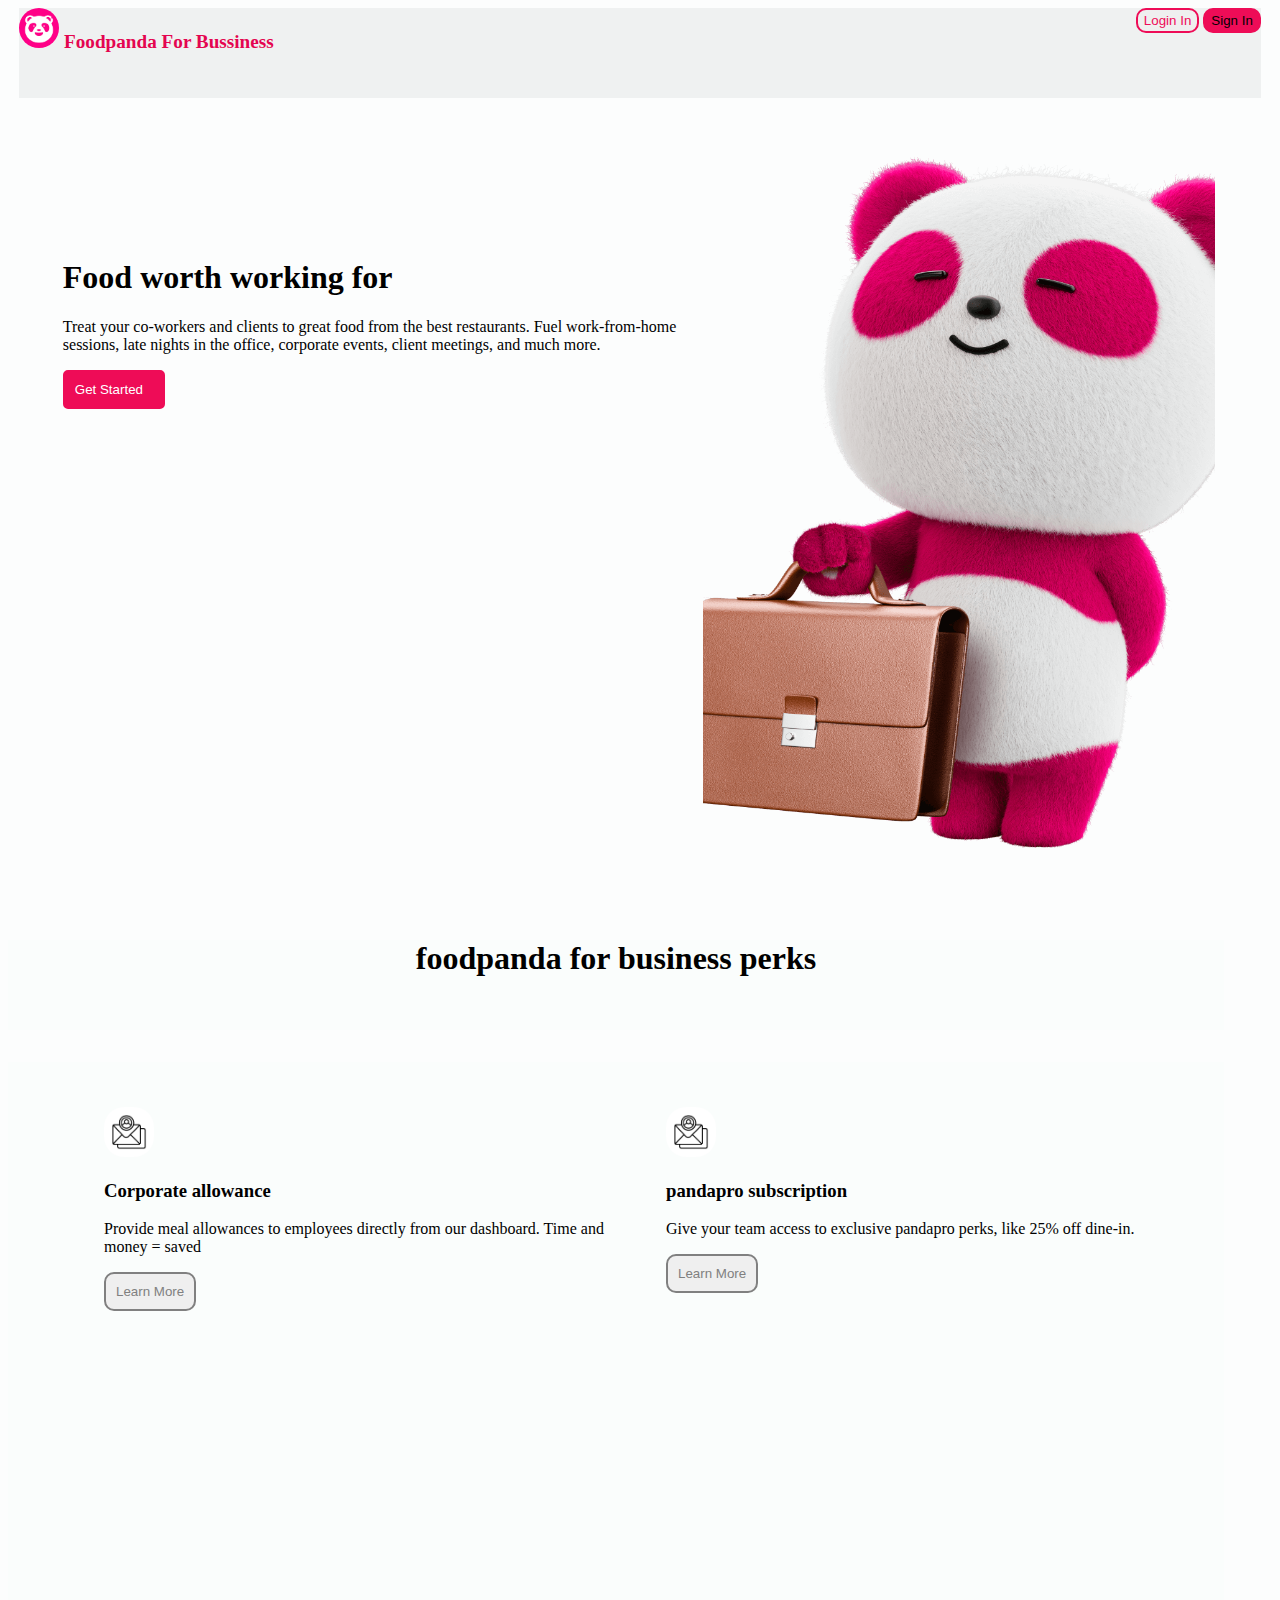
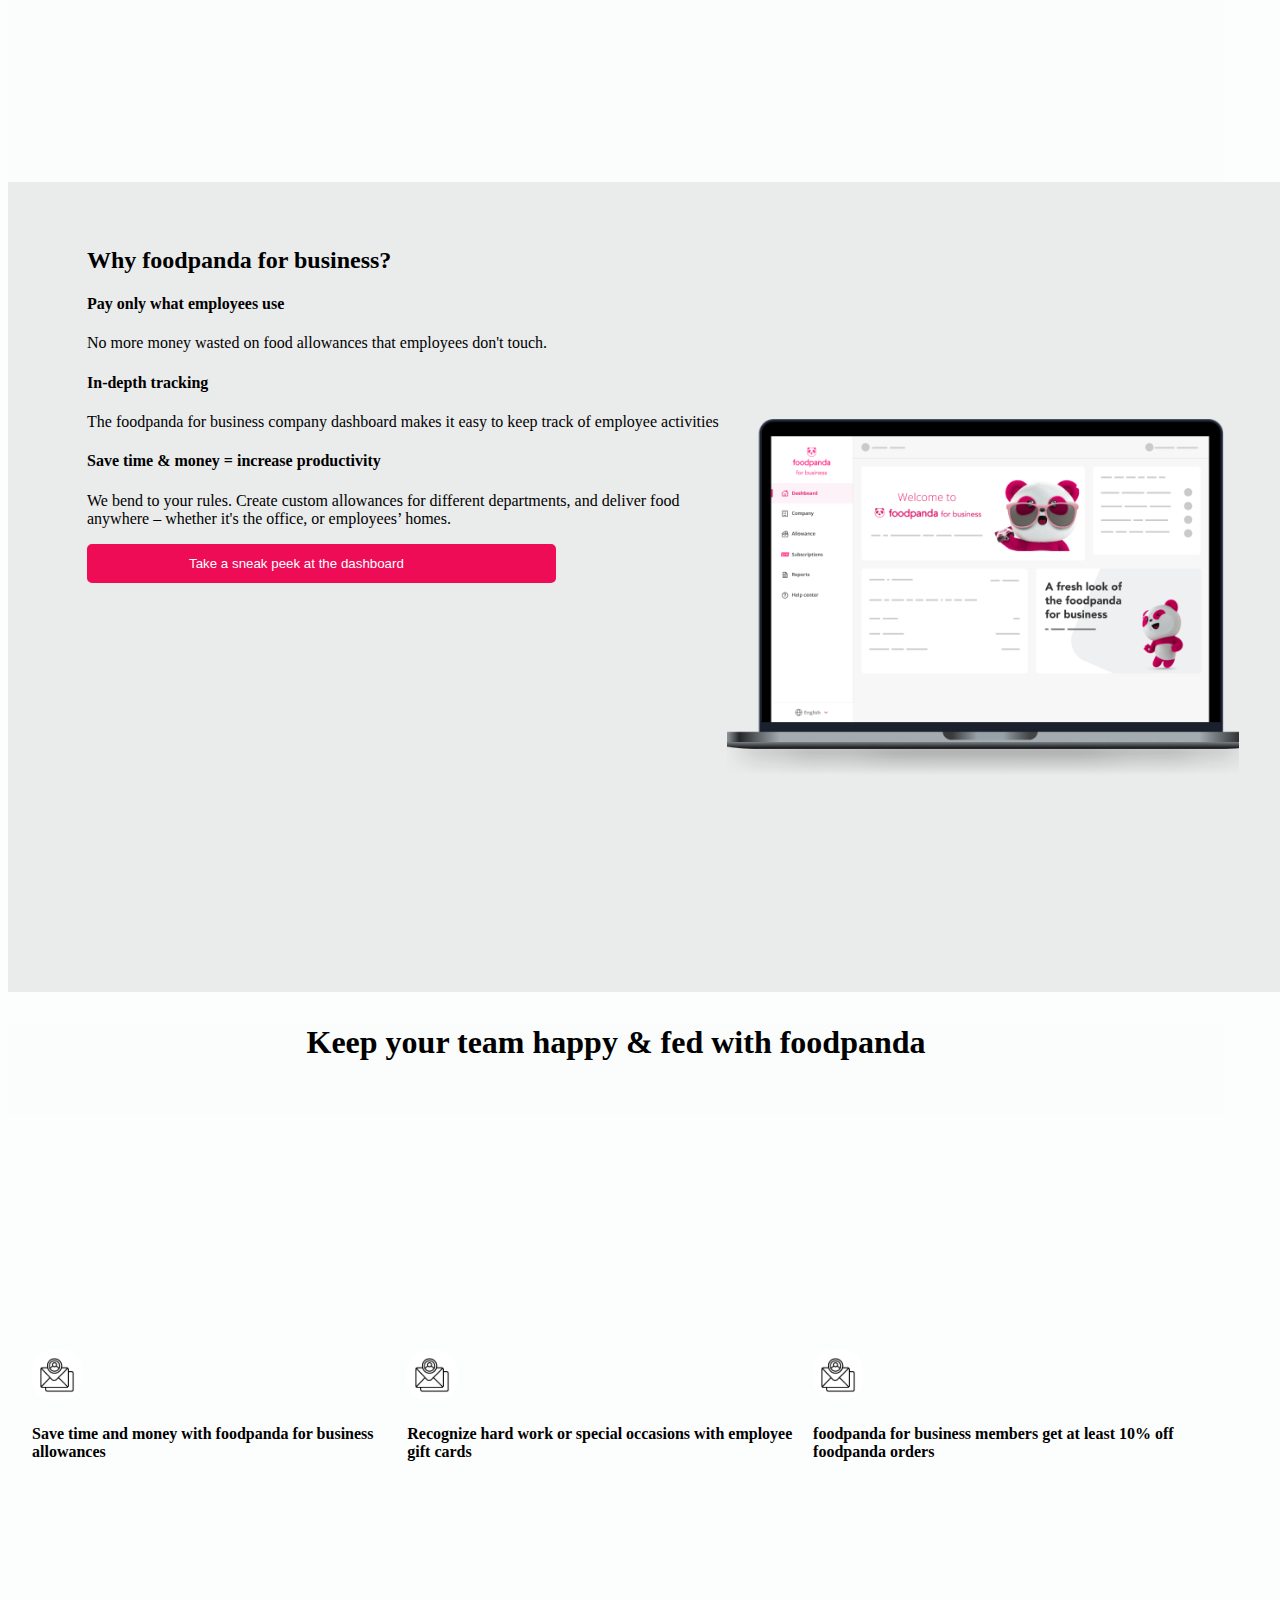
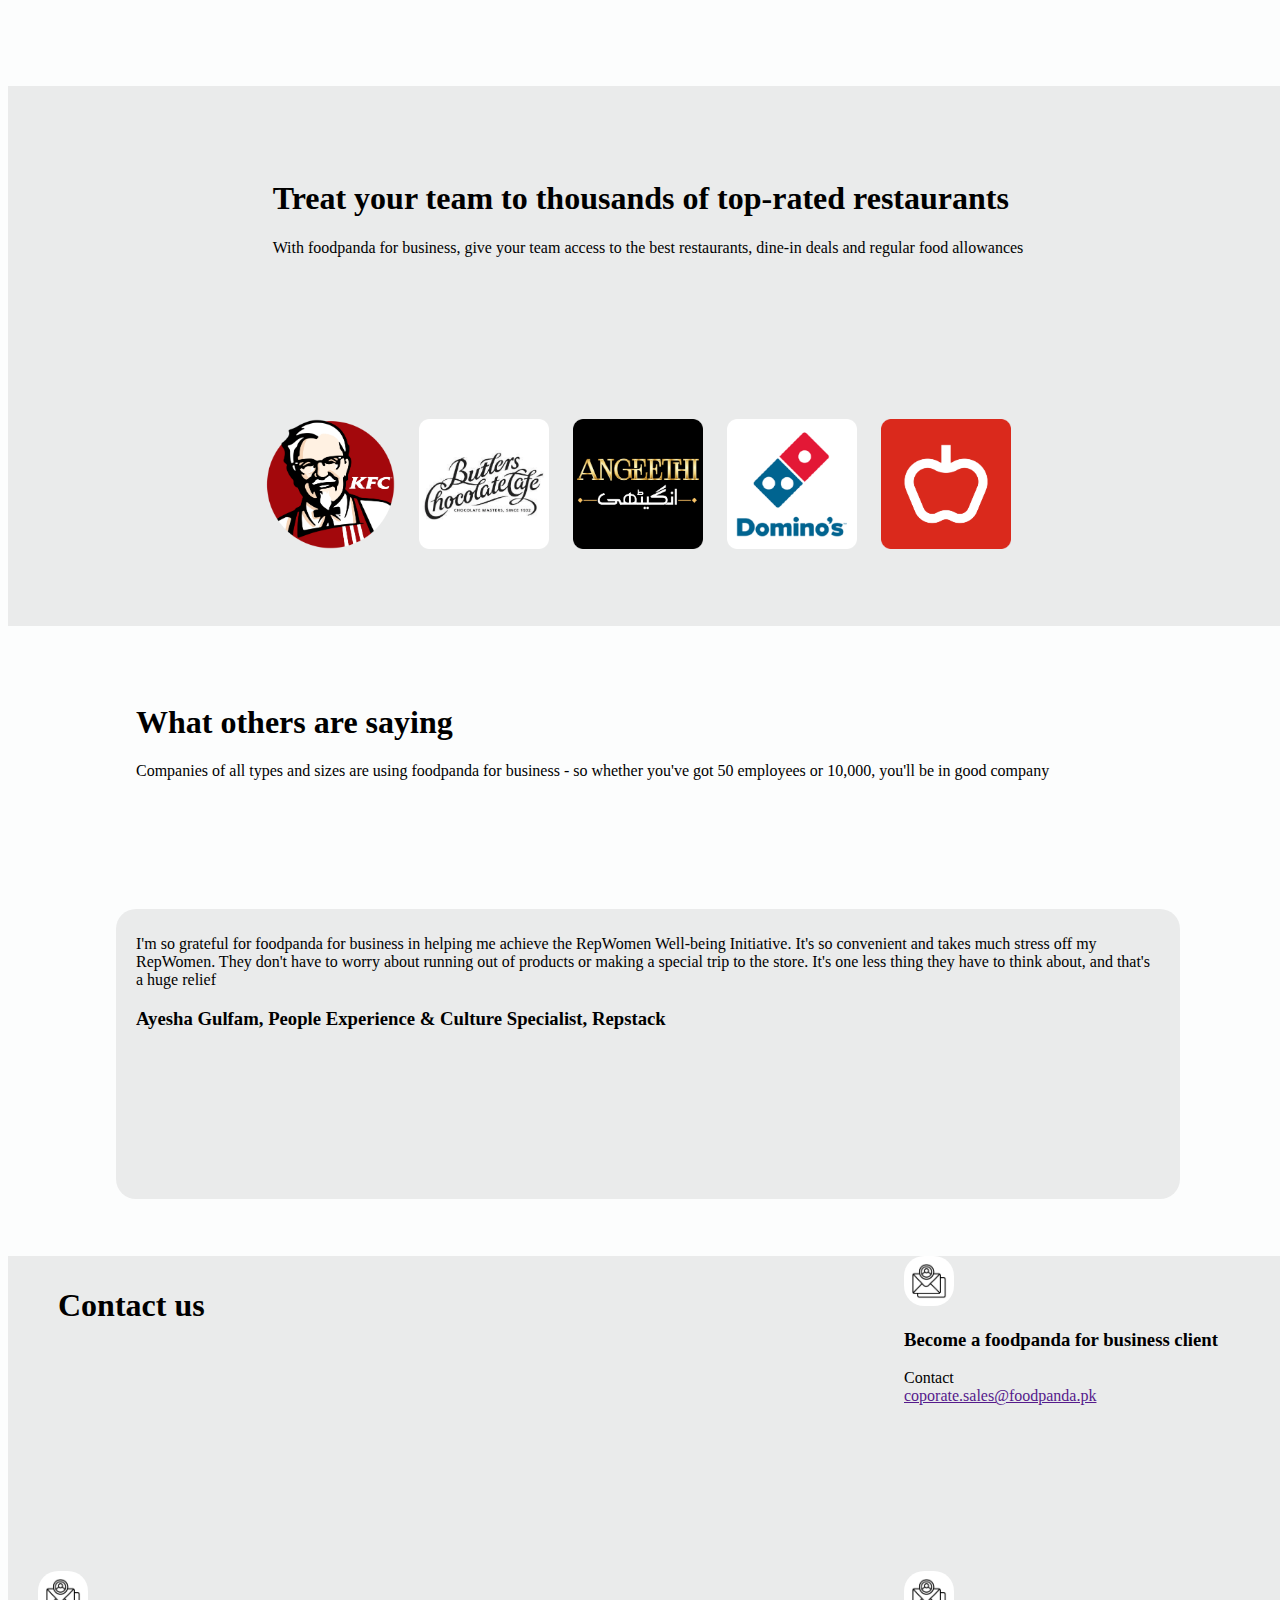
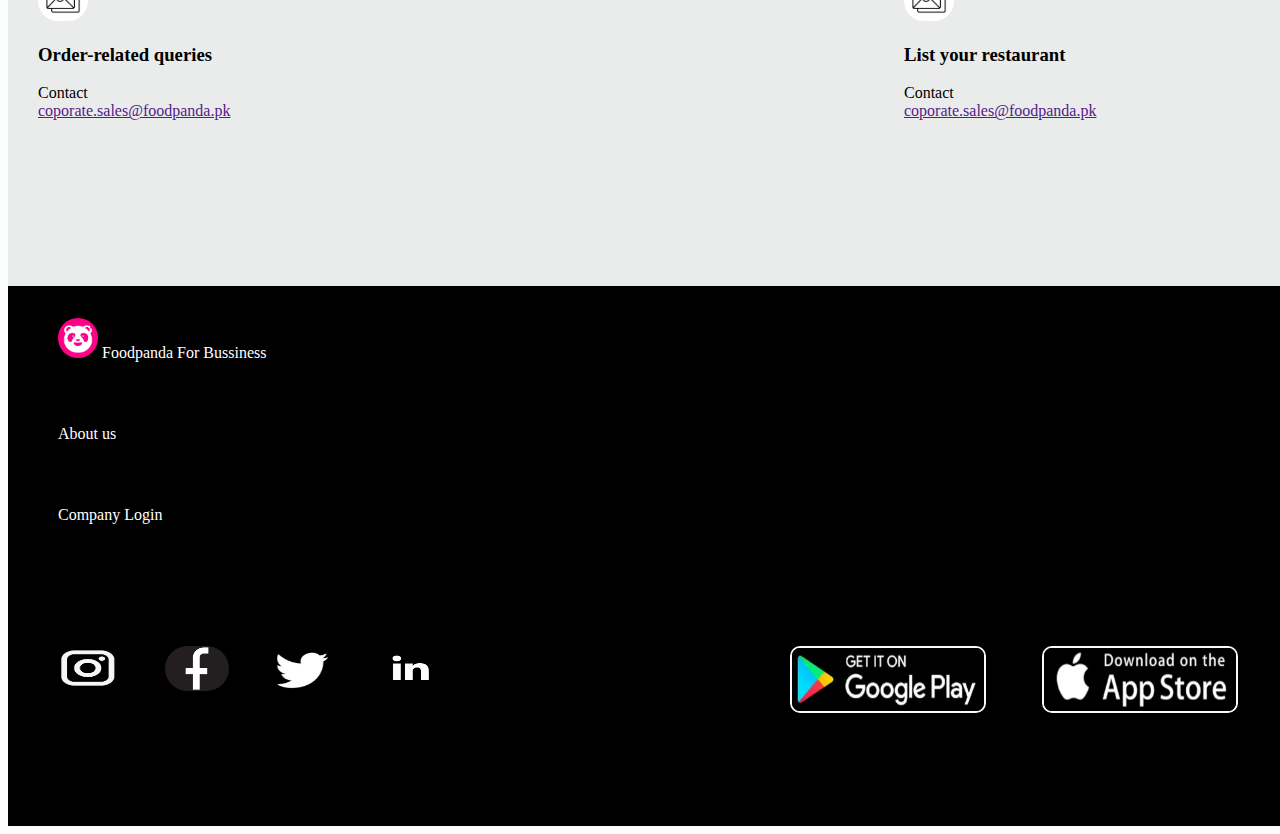
<file: foodpabnda3.html>
<!DOCTYPE html>
<html lang="en">
<head>
    <meta charset="UTF-8">
    <meta name="viewport" content="width=device-width, initial-scale=1.0">
    <title>Get Strted 02</title>
    <link rel="stylesheet" href="foodpanda3.css">
</head>
<body>
    <div class="navbar">
        <div>
         <img class="logo" src="./images/foodpanda logo.png" alt="">
         <span>Foodpanda</span>
         <span>For Bussiness</span> </div>
        
       
         <div>
           <button class="btn1">Login In</button>
           <button class="btn2">Sign In</button>
        </div>
        </div>
        <div class="body">
            <div><h1>Food worth working for</h1>
            <p>Treat your co-workers and clients to great food from the best restaurants. Fuel work-from-home sessions, late nights in the office, corporate events, client meetings, and much more.</p>
            <button class="btn3">Get Started</button>
            </div>
            <div> </div>
        </div>
        <h3 class="head1">foodpanda for business perks</h3>
        <div class="page1">

            <div class="page1item">
                <img class="logo2" src="./images/mail.png" alt="">
                <h3>Corporate allowance</h3>
                <p>Provide meal allowances to employees directly from our dashboard. Time and money = saved</p>
                <button class="btn4">Learn More</button>
            </div>
            <div class="page1item">
                <img class="logo2" src="./images/mail.png" alt="">
                <h3>pandapro subscription</h3>
                <p> Give your team access to exclusive pandapro perks, like 25% off dine-in.</p>
                <button class="btn4">Learn More</button>
            </div>
        </div>
        <div class="page2">
            <div class="page2item1">

                <div class="item1">
               <h2>Why foodpanda for business?</h2>
               <h4>Pay only what employees use</h4>
               <p>No more money wasted on food allowances that employees don't touch.</p>
                </div>
                <div class="item2">
                    
                    <h4>In-depth tracking</h4>
                    <p>The foodpanda for business company dashboard makes it easy to keep track of employee activities</p>
                     </div>

                     <div class="item3">
                        
                        <h4>Save time & money = increase productivity</h4>
                        <p>We bend to your rules. Create custom allowances for different departments, and deliver food anywhere – whether it's the office, or employees’ homes.</p>
                         </div>
                         <button class="btn5">Take a sneak peek at the dashboard</button>
            </div>
            <div class="page2item2" >
                
            </div>
        </div>
        <h3 class="head1">Keep your team happy & fed with foodpanda</h3>
        <div class="page3">
            <div class="page1item">
                <img class="logo2" src="./images/mail.png" alt="">
                <h4>Save time and money with foodpanda for business allowances</h4>
                
                
            </div>
            <div class="page1item">
                <img class="logo2" src="./images/mail.png" alt="">
                <h4>Recognize hard work or special occasions with employee gift cards</h4>
                
              
            </div>
            <div class="page1item">
                <img class="logo2" src="./images/mail.png" alt="">
                <h4>foodpanda for business members get at least 10% off foodpanda orders</h4>
               
            </div>
        </div>
        <div class="page4">
            <div>
                <h1>Treat your team to thousands of top-rated restaurants</h1>
                <p>With foodpanda for business, give your team access to the best restaurants, dine-in deals and regular food allowances</p>
            </div>
            <div>
                <img class="page4img"  src="./images/PK_KFC.png" alt="">
                <img class="page4img"   src="./images/PK_Butlers Chocolate Café.png" alt="">
                <img class="page4img"    src="./images/PK_Angeethi.png" alt="">
                <img class="page4img"    src="./images/PK_Domino_s Pizza.png" alt="">
                <img class="page4img"   src="./images/PK_Red Apple.png" alt="">
            </div>
        </div>
        <div class="page5">
            <div class="page5item1">
                <h1>What others are saying</h1>
                <p>Companies of all types and sizes are using foodpanda for business - so whether you've got 50 employees or 10,000, you'll be in good company</p>
            </div>
            <div class="page5item2">
                <p>I'm so grateful for foodpanda for business in helping me achieve the RepWomen Well-being Initiative. It's so convenient and takes much stress off my RepWomen. They don't have to worry about running out of products or making a special trip to the store. It's one less thing they have to think about, and that's a huge relief</p>
                <h3>Ayesha Gulfam, People Experience & Culture Specialist, Repstack</h3>

            </div>
        </div>
        <div class="page6">
            <h1>Contact us</h1>
          <div class="page6item">
            <img class="logo2" src="./images/mail.png" alt="">
            <h3>Become a foodpanda for business client</h3>
            <div>Contact</div>
            <div><a href=""> coporate.sales@foodpanda.pk</a></div>
          </div>
          <div class="page6item">
            <img class="logo2" src="./images/mail.png" alt="">
            <h3>Order-related queries</h3>
            <div>Contact</div>
            <div><a href=""> coporate.sales@foodpanda.pk</a></div>
          </div>
          <div class="page6item">
          <img class="logo2" src="./images/mail.png" alt="">
          <h3>List your restaurant</h3>
          <div>Contact</div>
          <div><a href=""> coporate.sales@foodpanda.pk</a></div>
        </div>
        </div>
        </div>
        <div class="footer">
            <div class="footeritem1">
            <div>
                <img class="logo" src="./images/foodpanda logo.png" alt=""  >
                <span>Foodpanda</span>
                <span>For Bussiness</span>
            </div>  
            <div>About us</div>
        <div>Company Login</div>
    </div>
    <div class="footeritem2">
        <div class="footerlogo ">
            <img src="./images/insta logo.png" alt="" class="footerlogo1">
            <img src="./images/facebook.png" alt="" class="footerlogo1">
            <img src="./images/twitter.png" alt="" class="footerlogo1">
            <img src="./images/linkin.png" alt="" class="footerlogo1">
             </div>
        <div class="footerimg">
<img class="footerimg1" src="./images/google play.jpg" alt="">
<img class="footerimg1"  src="./images/apple store.png" alt="">

        </div>
    </div>
        </div>
</body>
</html>
</file>
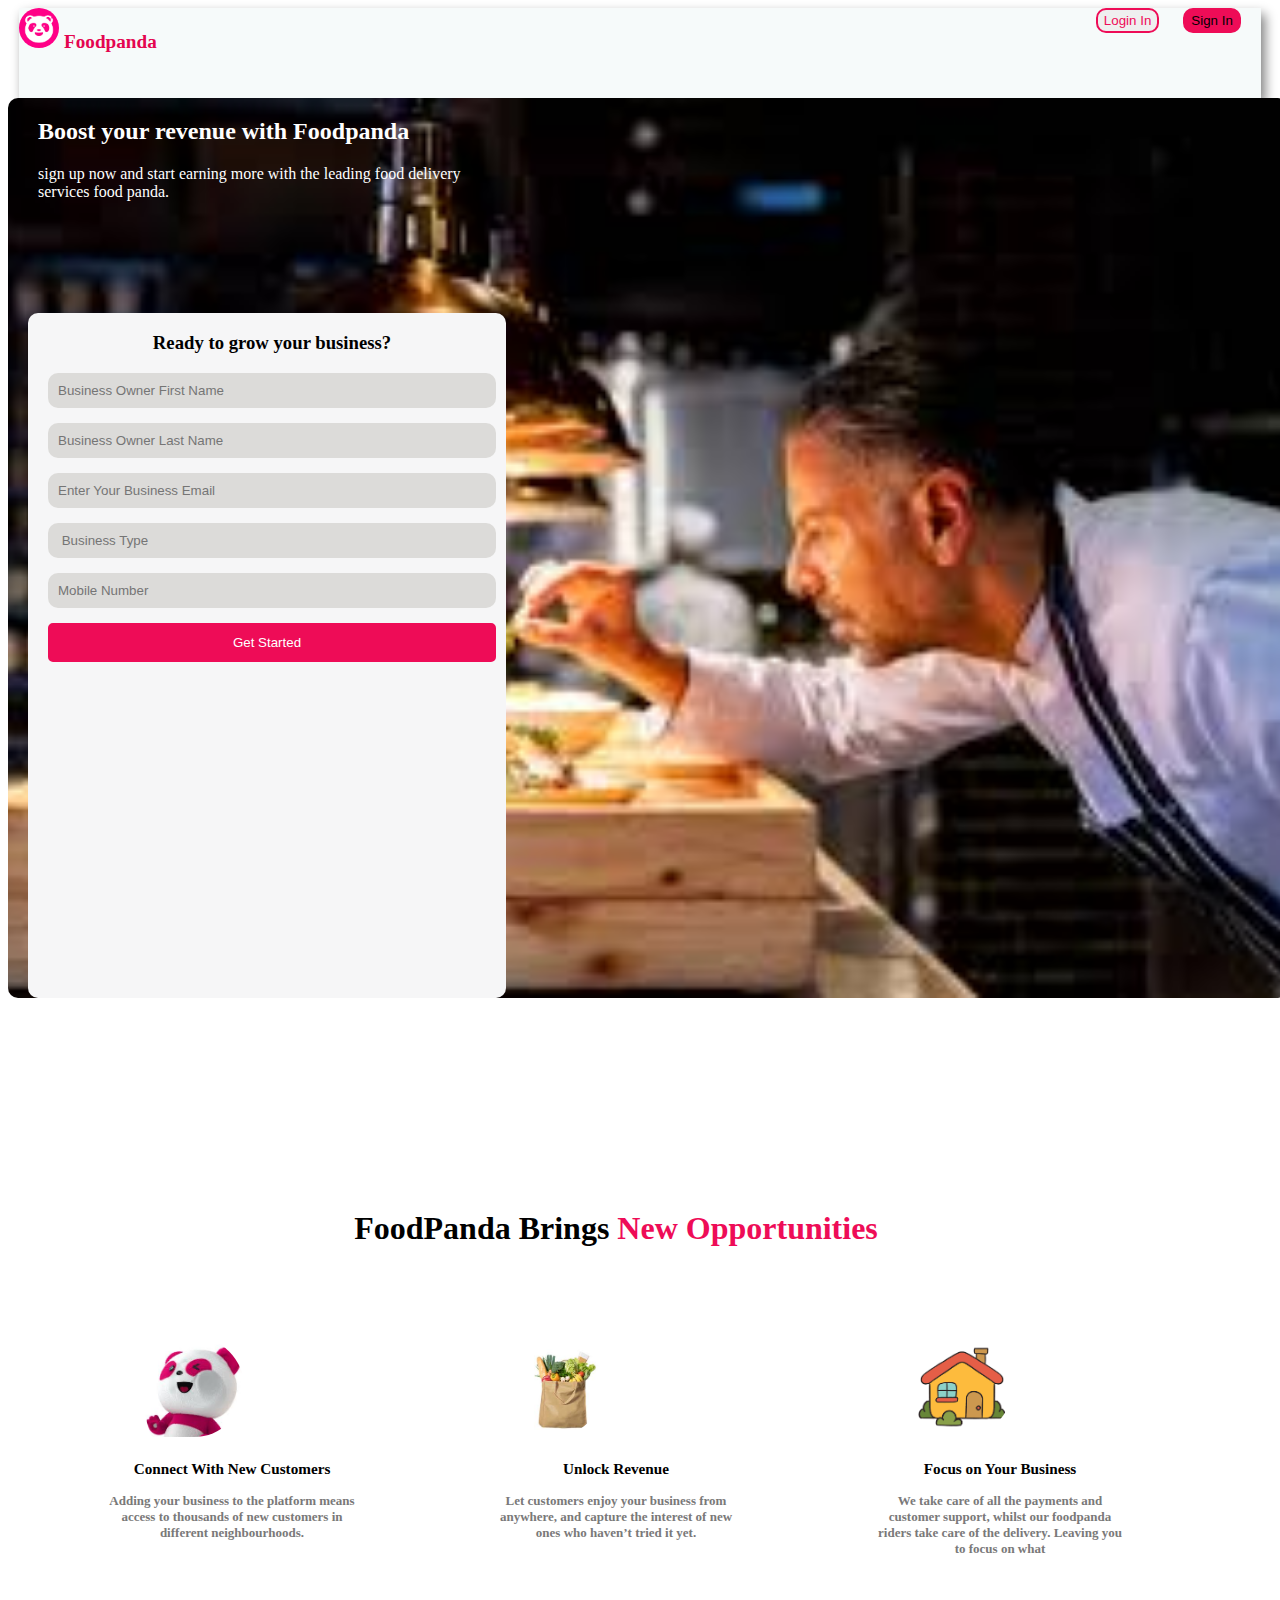
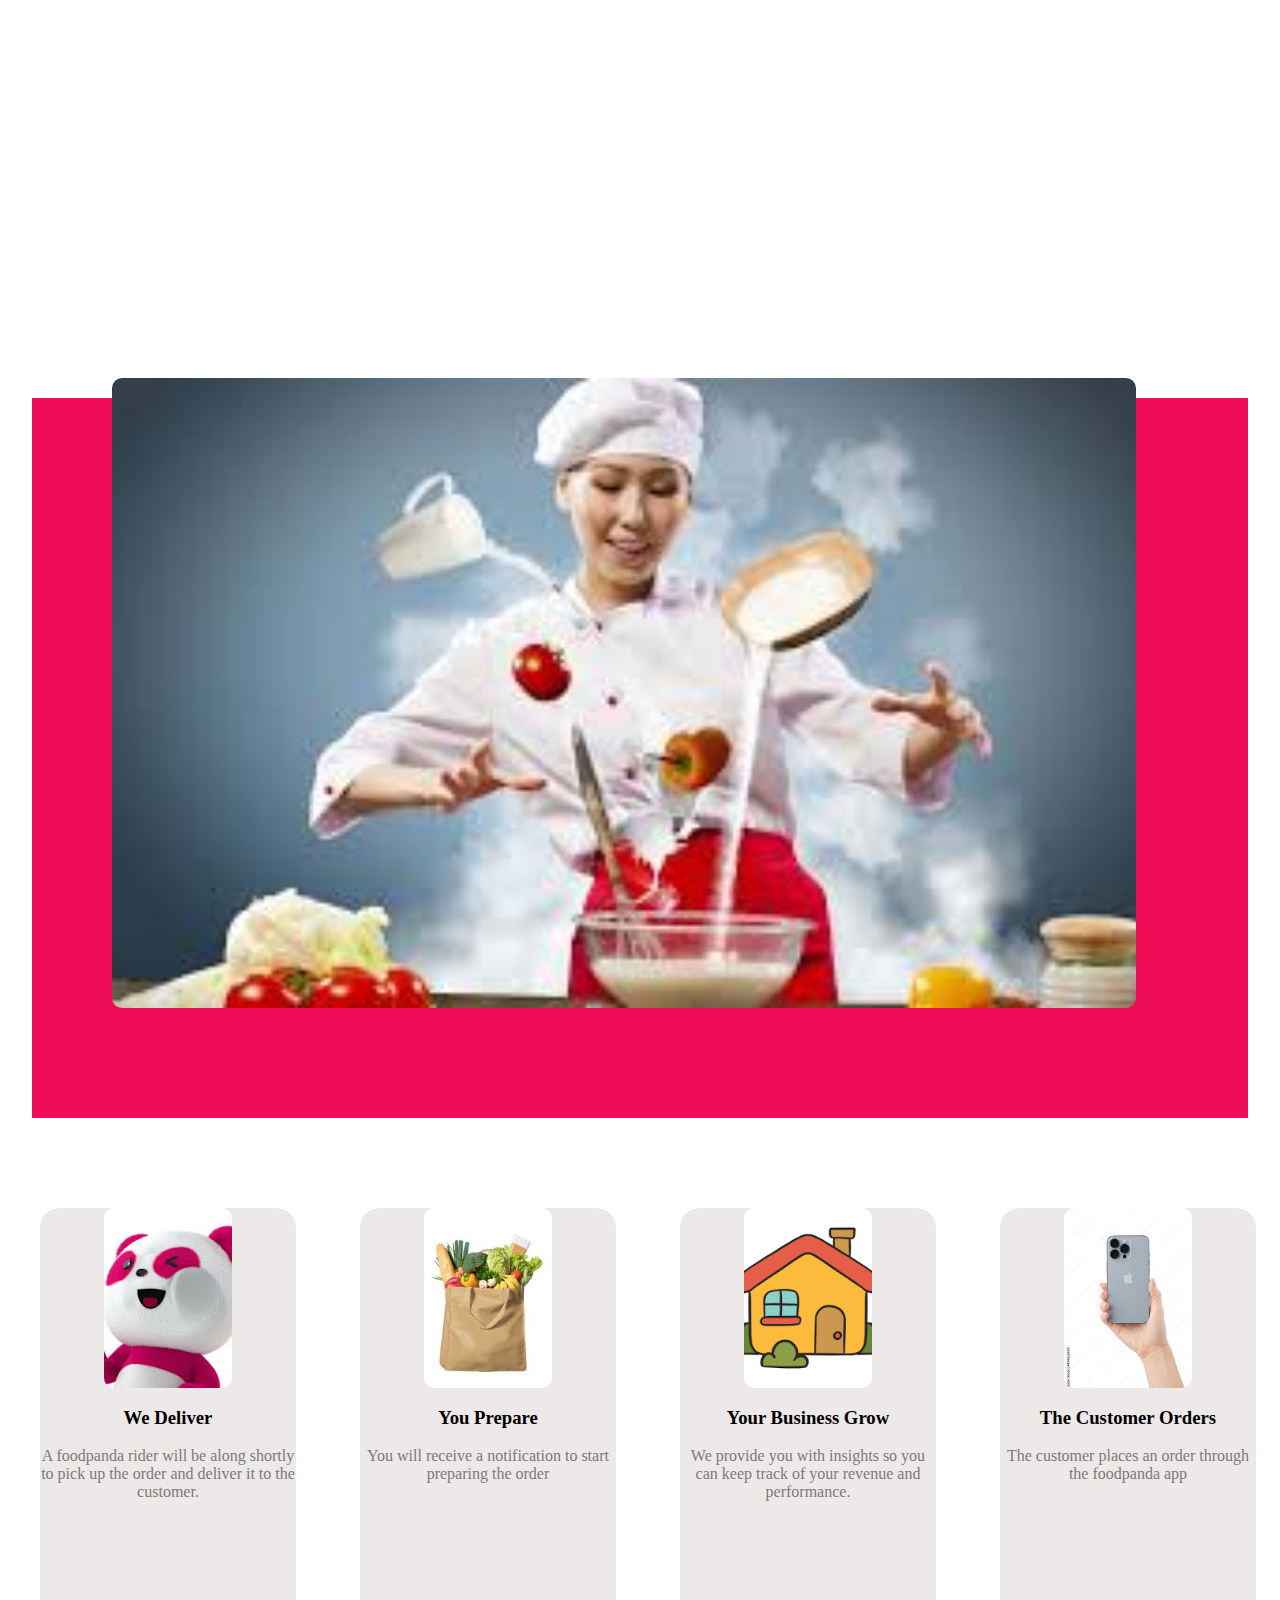
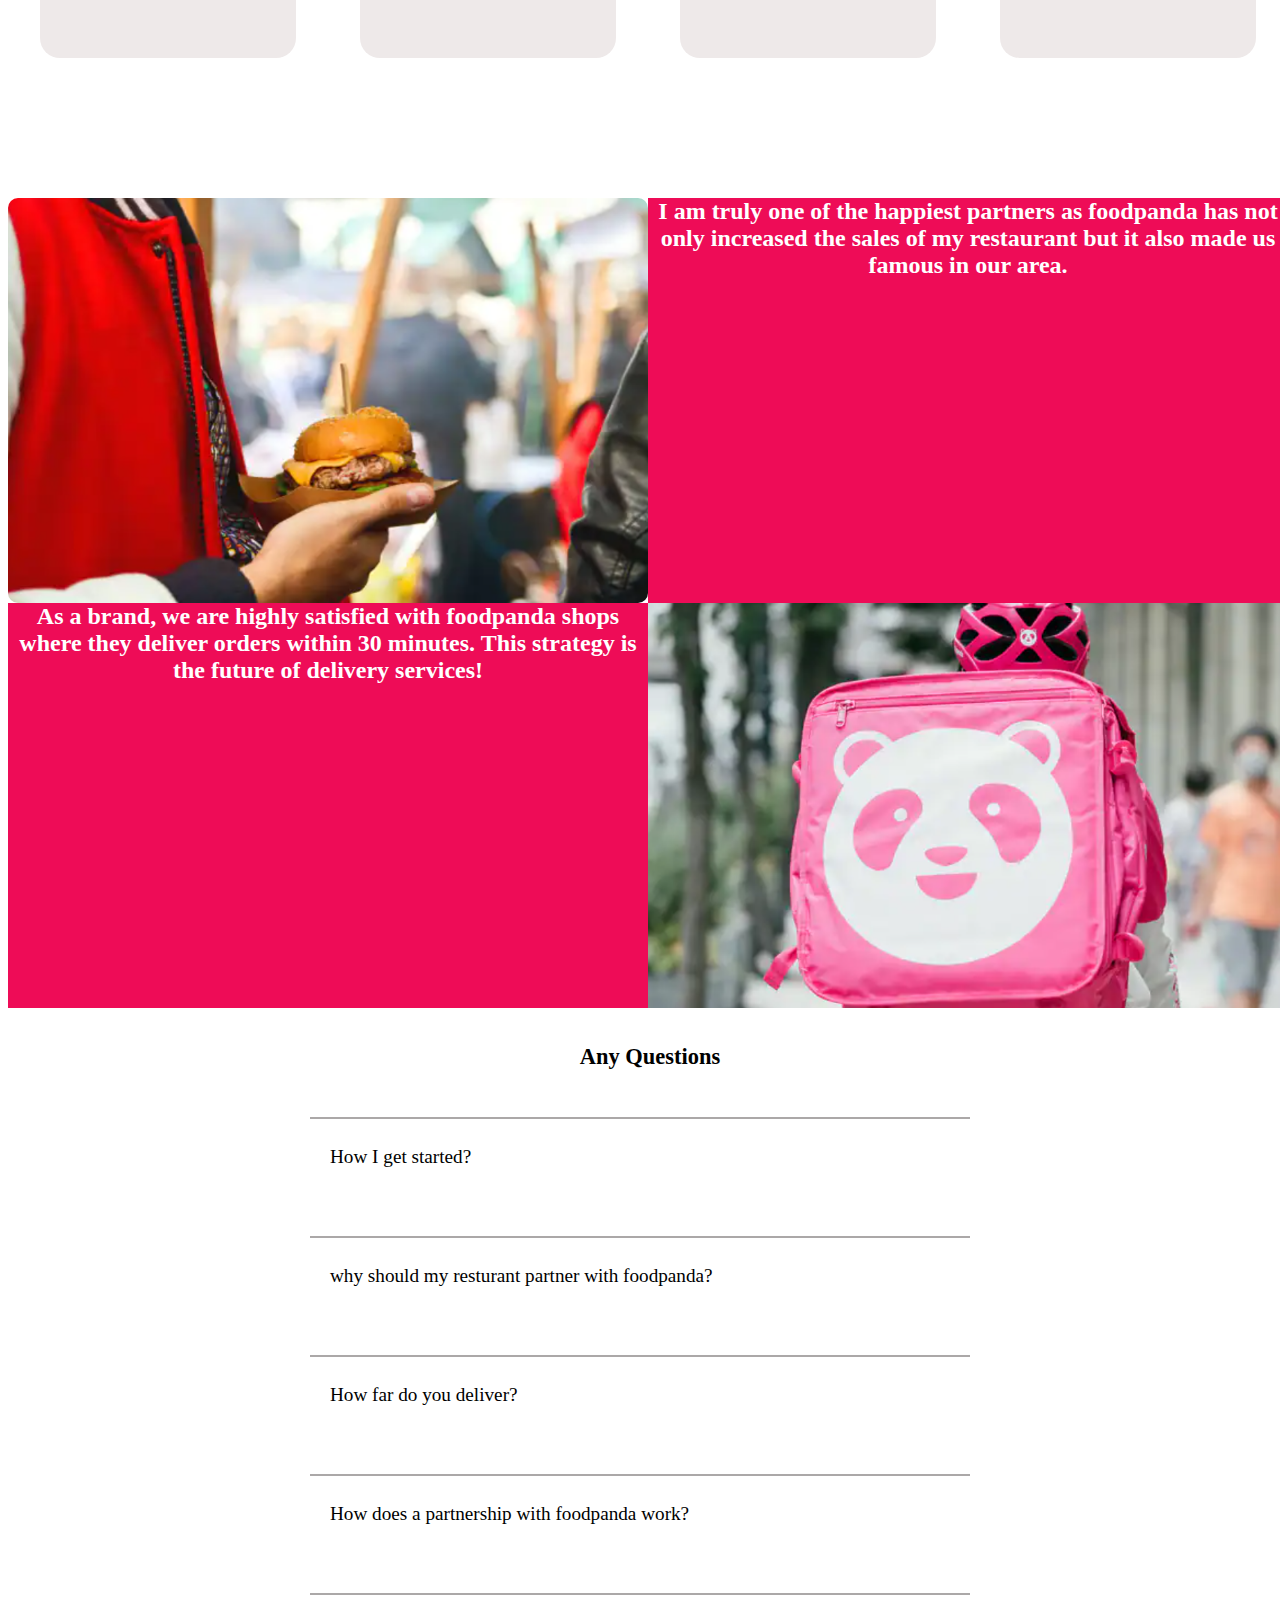
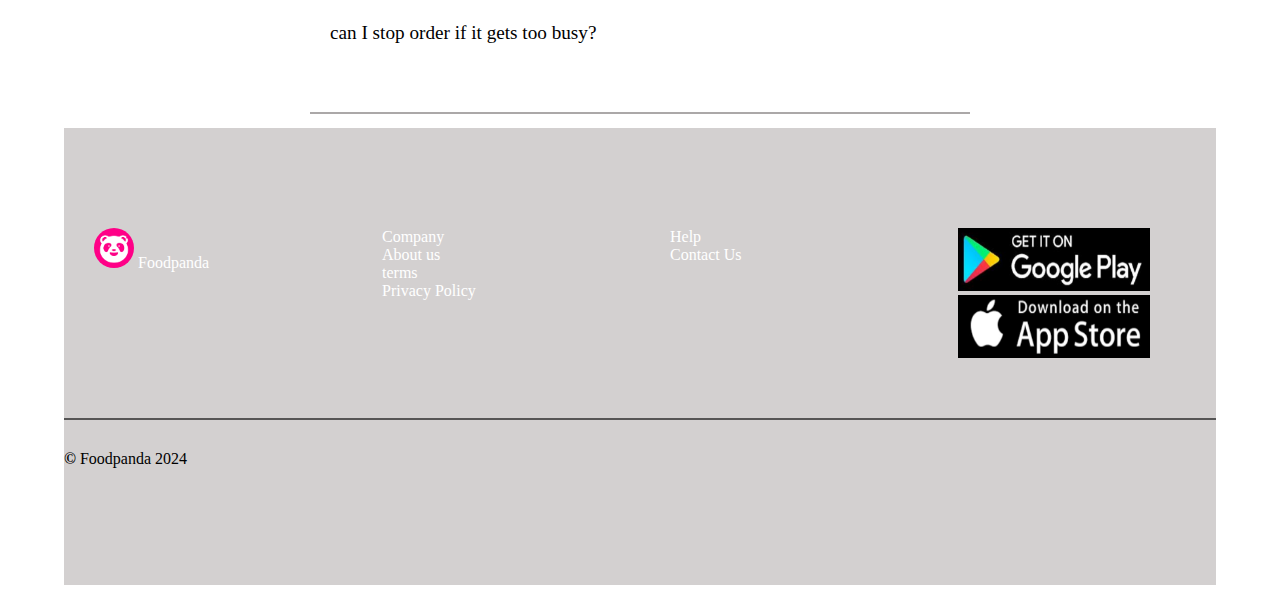
<file: foodpanda2.html>
<!DOCTYPE html>
<html lang="en">
<head>
    <meta charset="UTF-8">
    <meta name="viewport" content="width=device-width, initial-scale=1.0">
    <title>Get Strted 01</title>
    <link rel="stylesheet" href="foodpanda2.css">
</head>
<body>
    <div class="navbar">
        <div>
         <img class="logo" src="./images/foodpanda logo.png" alt="">
         Foodpanda</div>
        <div>
           
           <button class="btn1">Login In</button>
           <button class="btn2">Sign In</button>
        
        </div>
    </div>
   <div class="body1">
    <div class="part1">
        <h2>Boost your revenue with Foodpanda</h2>
        <p>sign up now and start earning more with the leading food delivery services food panda.</p>
    </div>
    <div class="part2">
        <h3>Ready to grow your business?</h3>
        <input type="" placeholder="Business Owner First Name">
        <input type="" placeholder="Business Owner Last Name">
        <input type="" placeholder="Enter Your Business Email">
        <input type="" placeholder=" Business Type">  
        <input type="" placeholder="Mobile Number">
        <button class="btn3">Get Started</button>
    </div>
   </div>
   <div class="page2">
    <div class="heading">
        <span>FoodPanda Brings  </span>
        <span>New Opportunities</span>
    </div>
    <div class="part2body">
        <div class="item">  
            <img class="itemimg" src="./images/foodpanda1.jpg" alt="">
            <div>
                <h3>Connect With New Customers</h3>
                <p class="para">Adding your business to the platform means access to thousands of new customers in different neighbourhoods.</p>
            </div>
        </div>
        <div class="item">
            <img class="itemimg" src="./images/foodpanda2.jpg" alt="">
            <div>   <h3>Unlock Revenue</h3>
                <p class="para">Let customers enjoy your business from anywhere, and capture the interest of new ones who haven’t tried it yet.</p></div>
        </div>
        <div class="item">
            <img class="itemimg" src="./images/foodpanda3.png" alt="">
            <div>   <h3>Focus on Your Business</h3>
                <p class="para">We take care of all the payments and customer support, whilst our foodpanda riders take care of the delivery. Leaving you to focus on what</p></div>
        
        </div>
        
    </div>
   </div>
   <div class="page3">
    <div class="video">

    </div>
    
   </div>

   <div class="nextpage">
    <!-- <div class="heading">
        <span>We make it   </span>
        <span>Simple and Easy</span>
    </div> -->
    <div class="nextpagebody">
        <div class="nextpageitem">  
            <div class="nextpageimg1">
            
            </div>
            <div>
                <h3>We Deliver</h3>
                <p class="para">A foodpanda rider will be along shortly to pick up the order and deliver it to the customer.</p>
            </div>
        </div>
        <div class="nextpageitem">
            <div class="nextpageimg2">
            
            </div>
            <div>   <h3>You Prepare</h3>
                <p class="para">You will receive a notification to start preparing the order</p></div>
        </div>
        <div class="nextpageitem">
            <div class="nextpageimg3">
            
            </div>
            <div>   <h3>Your Business Grow</h3>
                <p class="para">We provide you with insights so you can keep track of your revenue and performance.</p></div>
        </div>
        <div class="nextpageitem">
            <div class="nextpageimg4">
            
            </div>
            <div>   <h3>The Customer Orders   </h3>
                <p class="para">The customer places an order through the foodpanda app</p></div>
        </div>
        
    </div>
   </div>


   <div class="page4">
     <div>  </div>
     <div> I am truly one of the happiest partners as foodpanda has not only increased the sales of my restaurant but it also made us famous in our area. </div>
     <div>As a brand, we are highly satisfied with foodpanda shops where they deliver orders within 30 minutes. This strategy is the future of delivery services!  </div>
     <div>  </div>
   </div>
   <div class="page5">
    <div class="page5item"><h3> Any Questions </h3></div>
    <div class="page5item">How I get started?</div>
    <div class="page5item">why should my resturant partner with foodpanda?</div>
    <div class="page5item">How far do you deliver?</div>
    <div class="page5item">How does a partnership with foodpanda work?</div>
    <div class="page5item">can I stop order if it gets too busy?</div>
</div>
   
   <div class="page6">
    <div>
        <img class="logo" src="./images/foodpanda logo.png" alt="">
        Foodpanda</div>
    <div> <a href="">Company</a> <br>
    <a href="">About us</a> <br>
    <a href="">terms</a> <br>
<a href="">Privacy Policy</a></div>
    <div>  <a href="">Help</a> <br>
    <a href="">Contact Us</a> </div>
    <div> 
        <img  class="page6img" src="./images/google play.jpg" alt=""> 
    <img class="page6img" src="./images/apple store.png" alt=""></div>
   </div>
   <div class="footer">
    <div>
       <b>&copy;</b> 
        Foodpanda 2024</div>
       
   </div>

</body>
</html>
</file>
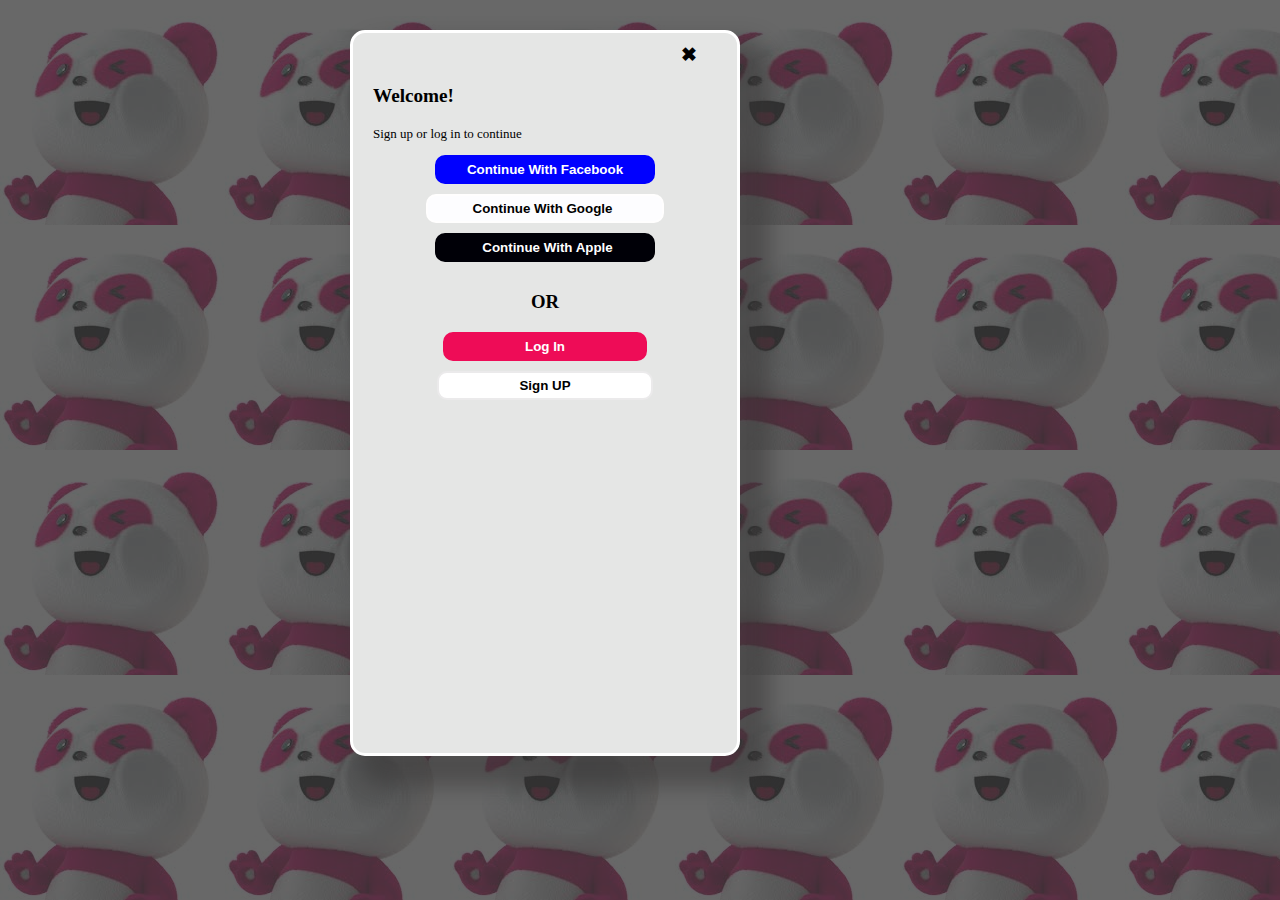
<file: foodpandacard.html>
<!DOCTYPE html>
<html lang="en">
<head>
    <meta charset="UTF-8">
    <meta name="viewport" content="width=device-width, initial-scale=1.0">
    <title>Sign In and Login Page</title>
    <link rel="stylesheet" href="foodpandacard.css">
</head>
<body>
    
  <div class="body">
    <div class="box"></div>
<div class="card">
  <din class="sign"> &#x2716;</din>
   <div class="heading">
    <p>Welcome!</p>
    <p>Sign up or log in to continue</p>
   </div>
   <div class="buttons">
    <button class="btn1"> Continue With Facebook</button>
   <button class="btn2">Continue With Google</button>
   <button class="btn3">Continue With Apple</button>
   <h3>OR</h3>
   <button class="btn4">Log In</button>
   <button class="btn5">Sign UP</button>
   </div>
  
   
</div>
  </div>


</body>
</html>
</file>
<file: foodpanda3.css>
*{
    /* margin: 0px; */
    /* padding:0px; */

}

body{
    background-color: rgb(252, 253, 253);
    overflow-x: hidden;
}
.navbar{
    height: 10vh;
    width: 97vw;
    background-color: rgb(239, 241, 241);
    /* box-shadow:  4px 6px 11px 0px grey; */
    color: rgb(228, 5, 80);
    display: flex;
    flex-direction: row;
    justify-content: space-between;
    margin: auto;
    z-index: 10;
}
.navbar> :nth-child(1){
    padding-top: -50px;
    font-size: larger;
    font-weight: bolder;

}
.logo{
    border-radius: 25px;
    height: 40px;
    width: 40px;
}
.btn1{
    border: 2px solid rgb(238, 12, 87);
    color: rgb(238, 12, 87);
    padding-top: 3px;
    padding-bottom: 3px;
    border-radius: 10px;
    transform: scale(1 , 1);
    transition: transform 0.5s ease ;
}
.btn1:hover{
    transform: scale(1.2 , 1.2);
    color: rgb(7, 7, 7);
    background-color: rgb(238, 12, 87);
    cursor: progress;
   
}
.btn2{
    border: 2px solid rgb(238, 12, 87);
    background-color:rgb(238, 12, 87) ;
    padding-top: 3px;
    padding-bottom: 3px;
    border-radius: 10px;
    transform: scale(1 , 1);
    transition: transform 0.5s ease 1s;
}
.btn2:hover{
    transform: scale(1.2 , 1.2);
    color: rgb(238, 12, 87);
    background-color: rgb(252, 248, 249);
}
.body{
  
    height: 90vh;
    width: 97vw;
    background-color: rgb(252, 253, 253);
    display: flex;
    justify-content: center;
    align-items: center;

}
.body> :nth-child(1){
    margin-top: 100px;
    height: 70vh;
    width: 50vw;
  
    padding-left: 20px;
 
}
.body> :nth-child(2){
    height: 80vh;
    width: 40vw;
    background-image:url(./images/bodyimage.png);
border: none;
background-position: center;
background-size: cover;
background-repeat: no-repeat;
 
}
.btn3{
    border: 2px solid rgb(238, 12, 87);
    background-color:rgb(238, 12, 87) ;
    padding:10px 20px 10px 10px;
    border-radius: 5px;
    color: white;
    margin-bottom: 20px;
    transform: scale(1 , 1);
    transition: transform 0.5s ease 1s;
}
.btn3:hover{
    transform: scale(0.85 , 0.85);
    color: rgb(7, 7, 7);
    background-color: rgb(238, 12, 87);
    cursor: progress;
   
}
.head1{
    height: 10vh;
    width: 95vw;
    background-color: rgb(250, 253, 252);
    text-align: center;
    font-size: xx-large;
    font-weight: bolder;

}
.page1{
    height: 80vh;
    width: 95vw;
    background-color: rgb(250, 253, 252);
    display: flex;
    justify-content: center;
    align-items: center;
}
.page1> :nth-child(1){
    padding: 10px 50px;
}
.page1> div{
    height:70vh ;
    width: 40vw;
}
.logo2{
    height: 50px;
    width: 50px;
    border-radius: 20px;
    transform: scale(1 , 1);
    transition: transform 0.5s ease 1s;
}
.logo2:hover{
    cursor: pointer;
    transform: scale(1.3 , 1.3);
}
.btn4{
    padding: 10px 10px 10px 10px;
    border-radius: 10px;
    border: 2px solid grey;
    color: gray;
}
.page2{
   
    height: 90vh;
    width: 100vw;
    background-color: rgb(234, 235, 235);
    display: flex;
    justify-content: center;
    align-items: center;

}
.page2item1{
    padding-left: 30px;
    height: 80vh;
    width: 50vw;
   
}
.btn5{
    border: 2px solid rgb(238, 12, 87);
    background-color:rgb(238, 12, 87) ;
    padding:10px 150px 10px 100px;
    border-radius: 5px;
    color: white;
    margin-bottom: 20px;
    transform: scale(1 , 1);
    transition: transform 0.5s ease 1s;
}
.btn5:hover{
    transform: scale(0.85 , 0.85);
    color: rgb(7, 7, 7);
    background-color: rgb(238, 12, 87);
    cursor: progress;
   
}
.page2item2{
    height: 50vh;
    width: 40vw;
    background-image: url(./images/image3.png);
    background-position: center;
    background-size: cover;
}
.page3{
    margin: auto;
    height: 60vh;
    width: 95vw;
    display: flex;
    justify-content: center;
    align-items: center;
}
.page4{
    background-color: rgb(234, 235, 235);
    margin: auto;
    height: 60vh;
    width: 100vw;
    display: flex;
    justify-content: center;
    align-items: center; 
    flex-wrap: wrap;
}
.page3> h1{
    font-size: xx-large;
    font-weight: bolder;
}
.page4img{
    height: 130px;
    padding-right: 20px;
    transform: scale(1 , 1);
    transition: transform 0.5s ease 1s;
}
.page4img:hover{
    cursor: pointer;
    transform: scale(1.3 , 1.3);
}
.page5{
    height: 70vh;
    width: 100vw;
    display: flex;
    justify-content: center;
    align-items: center; 
    flex-wrap: wrap;
}        
.page5item1{
    width: 80vw;
}
.page5item2{
    border-radius: 20px;
    padding: 10px 20px 10px 20px;
    height: 30vh;
    width: 80vw;
    background-color: rgb(234, 235, 235);
}
.page6{
    background-color: rgb(234, 235, 235);
    margin: auto;
    height: 70vh;
    width: 100vw;
    display: flex;
    justify-content: space-between;
   
    flex-wrap: wrap;
   
}
.page6>h1{
padding: 10px 600px 10px 50px;
}
.page6item{
    padding-left: 30px;
    width: 30vw;
}
.footer{
    height: 60vh;
    width: 100vw;
    background-color: black;
    color: white;
    
}
.footeritem1{
    padding-left: 50px;
    height:30vh ;
    display: flex;
    flex-direction: column;
    justify-content: space-around;
}
.footeritem2{
    height:30vh ;
    display: flex;
    flex-direction: row;
    justify-content: space-between;
    align-items: center;
}
.footeritem2> :nth-child(1){
    padding-left: 50px;
    
    height: 10vh;
    width: 30vw;
}
.footeritem2> :nth-child(2){
    padding-right: 50px;
    height: 10vh;
    width: 35vw;
}
.footerimg{
    display: flex;
    flex-direction: row;
    justify-content: space-between;
   
}
.footerimg1{
    border: 2px solid ghostwhite;
border-radius: 10px;
    height: 7vh;
    width: 15vw;
}
.footerlogo{
    display: flex;
    flex-direction: row;
    justify-content: space-between;
}
.footerlogo1{
    height: 5vh;
    width: 5vw;
    border-radius: 50px;
}
@media only screen and (min-width:300px) and (max-width:800px) {
    .navbar> :nth-child(1){
        
        font-size: medium;
        font-weight: bold;
    
    }
    .body{
  
        height: 120vh;
        width: 97vw;
        background-color: rgb(252, 253, 253);
        display: flex;
        flex-direction: column-reverse;
        justify-content: center;
        align-items: center;
    
    }
    .body> :nth-child(1){
        margin-top: -50px;
        height: 30vh;
        width: 50vw;
        padding-top: 0px;
        padding-left: 20px;
     
    }
    .body> :nth-child(2){
        margin-top: 0px;
        padding-top: 0px;
        height: 100vh;
        width: 100vw;
    }
    .head1{
        margin-top: 130px;
        margin-bottom: 0px;
        height: 10vh;
        font-size:large;
        font-weight: bold;
    }
    .page1{
        height: 90vh;
        display: flex;
        flex-direction: column;
        justify-content: center;
        align-items: center;
    }
    /* .page1> :nth-child(1){
        padding: 10px 50px;
    } */
    .page1> div{
        height:60vh ;
        width: 60vw;
    }
    .page2{
        height: 100vh;
        width: 95vw;
        display: flex;
        flex-direction: column-reverse;
        justify-content: center;
        align-items: center;
    
    }
    .page2item1{
        padding-left: 30px;
        height: 80vh;
        width: 70vw;
        font-size: xx-small;
    }
    .btn5{
        padding:10px 50px 10px 50px;
        font-size: xx-small;
    }
    .page2item2{
        height: 70vh;
        width: 70vw;
    }
    .page3{
        width: 70vw;
        height: 80vh;
        flex-direction: column;

      
    }
    .page4{
        font-size: smaller;
    }
    .page4img{
        height: 55px;
        padding-right: 20px;
    }
    .page5{
        height: 70vh;
        width: 100vw;
        flex-direction: column;
    }
    .page5item1{
        width: 80vw;
        font-size: small;
    }
    .page5item2{
        font-size: small;
    }
    .page6{
        height: 100vh;
        width: 100vw;
        display: flex;
        flex-wrap: wrap;
        flex-direction: column;
       font-size: small;
       
    }
    .page6>h1{
    padding: 10px 0px 10px 50px;
    }
    .page6item{
        padding-left: 30px;
        width: 70vw;
        padding-bottom: 10px;
    }

}
</file>
<file: foodpanda2.css>
body{
    overflow-x: hidden;
}
.navbar{
    height: 10vh;
    width: 97vw;
    background-color: rgb(246, 250, 250);
    box-shadow:  4px 6px 11px 0px grey;
    color: rgb(228, 5, 80);
    display: flex;
    flex-direction: row;
    justify-content: space-between;
    margin: auto;
    z-index: 10;
}
.navbar> :nth-child(1){
    padding-top: -50px;
    font-size: larger;
    font-weight: bolder;

}
.logo{
    border-radius: 25px;
    height: 40px;
    width: 40px;
}
.btn1{
    border: 2px solid rgb(238, 12, 87);
    color: rgb(238, 12, 87);
    padding-top: 3px;
    padding-bottom: 3px;
    border-radius: 10px;
    transform: scale(1 , 1);
    transition: transform 0.5s ease ;
}
.btn1:hover{
    transform: scale(1.2 , 1.2);
    color: rgb(7, 7, 7);
    background-color: rgb(238, 12, 87);
    cursor: progress;
   
}


.btn2{
    border: 2px solid rgb(238, 12, 87);
    background-color:rgb(238, 12, 87) ;
    padding-top: 3px;
    margin-left: 20px;
    margin-right: 20px;
    padding-bottom: 3px;
    border-radius: 10px;
    transform: scale(1 , 1);
    transition: transform 0.5s ease 1s;
}
.btn2:hover{
    transform: scale(1.2 , 1.2);
    color: rgb(238, 12, 87);
    background-color: rgb(252, 248, 249);
}
.body1{
    height:100vh ;
    width: 100vw;
    background-image: url(./images/chef.jpg);
    background-position: center;
    background-size: cover;
    background-repeat: no-repeat;
    border-radius: 10px;
    position: relative;
    display: flex;
    flex-direction: column;
    gap: 10px;
}
.part1{
    margin-left: 20px;
    height:30vh ;
    width: 35vw;
   color: white;
    padding-left: 10px;
}
.part2{
    margin-left: 20px;
    height:100vh ;
    width: 35vw;
    background-color: rgb(246, 246, 247);
    display: flex;
    flex-direction: column;
    padding-left: 20px;
    padding-right: 10px;
    border-radius: 10px;
  
}
input{
    padding:10px 10px 10px 10px;
    margin-bottom: 15px;
    background-color:rgb(220, 219, 217);
    color: gray;
    border: none;
    border-radius: 10px;
}
.btn3{
    border: 2px solid rgb(238, 12, 87);
    background-color:rgb(238, 12, 87) ;
    padding:10px 20px 10px 10px;
    border-radius: 5px;
    color: white;
    margin-bottom: 20px;
    transform: scale(1 , 1);
    transition: transform 0.5s ease 1s;
}
.btn3:hover{
    transform: scale(0.85 , 0.85);
    color: rgb(7, 7, 7);
    background-color: rgb(238, 12, 87);
    cursor: progress;
   
}
.page2{
    margin-top: 50px;
    margin-bottom: 50px;
    height: 100vh;
    width: 95vw;
    display: flex;
    flex-direction: column;
    justify-content: center;
    align-items: center;
    align-content: space-around;
}
.heading> :nth-child(2){
    color:rgb(238, 12, 87) ;
    
}
.page2> div{
    font-size: xx-large;
    font-weight: bolder;
}
.part2body{
    height: 60vh;
    width: 80vw;
    display: flex;
    flex-direction: row;
    justify-content: space-between;
    align-items: center;
}
.para{
    color: rgb(122, 121, 121);
    text-align: center;
}
h3{
    text-align: center;
}
.item{
    height: 40vh;
    width: 20vw;
   
}
.itemimg{
   padding-left: 40px;
    height: 100px;
    border-radius: 50px;

}
.item> :nth-child(2){
   font-size: small;
}
.page3{
    
    height: 80vh;
    width: 95vw;
    margin: auto;
    background-color:rgb(238, 12, 87) ;
    position: relative;
}
.video{
    background-image: url(./images/video\ img.jpg);
    border-radius: 10px;
    background-position: center;
 background-size: cover;
    background-repeat: no-repeat;
    height: 70vh;
    width: 80vw;
    position: absolute;
    top:-20px;
    left:80px;

}
.nextpagebody{
    height: 70vh;
    width: 100vw;
    display: flex;
    flex-direction: row;
    justify-content: space-around;
    align-items: center;
   
}

.nextpageitem{
    background-color:rgb(238, 233, 233);
    height: 50vh;
    width: 20vw;
    border-radius: 20px;
 
   
}
.nextpageimg1{
   margin: auto;
     height: 20vh;
     width: 10vw;
     border-radius: 10px;
     background-image: url(./images/foodpanda1.jpg);
     background-position: center;
     background-size: cover;
 }
 .nextpageimg2{
    margin: auto;
      height: 20vh;
      width: 10vw;
      border-radius: 10px;
      background-image: url(./images/foodpanda2.jpg);
      background-position: center;
      background-size: cover;
  }
  .nextpageimg3{
    margin: auto;
      height: 20vh;
      width: 10vw;
      border-radius: 10px;
      background-image: url(./images/foodpanda3.png);
      background-position: center;
      background-size: cover;
  }
  .nextpageimg4{
    margin: auto;
      height: 20vh;
      width: 10vw;
      border-radius: 10px;
      background-image: url(./images/foodpanda4.jpg);
      background-position: center;
      background-size: cover;
  }


.page4{
    margin-top: 50px;
    height: 90vh;
    width: 100vw;
    display: flex;
    justify-content: center;
    flex-wrap: wrap;
}
.page4> :nth-child(1){
    border-radius: 10px;
    background-image: url(./images/image1.PNG);
    background-position: center;
    background-size: cover;
    background-repeat: no-repeat;
height:45vh ;
width: 50vw;
}
.page4> :nth-child(2){
   text-align: center;
    font-size: x-large;
    font-weight: bolder;
    color: white;
    background-color:rgb(238, 12, 87) ;
    height:45vh ;
    width: 50vw;
    }
    .page4> :nth-child(3){
        text-align: center;
        font-size:x-large;
        font-weight: bolder;
        color: white;
        background-color:rgb(238, 12, 87) ;
        height:45vh ;
        width: 50vw;
        }
        .page4> :nth-child(4){
            background-image: url(./images/image2.PNG);
        background-position: center;
        background-size: cover;
        background-repeat: no-repeat;
           
            height:45vh ;
            width: 50vw;
            }
            .page5{
                height: 80vh;
                width: 70vw;
                margin: auto;
                display: flex;
                flex-direction: column;
               
            }
            .page5> :nth-child(1){
                padding-bottom: 5px;
            }
            .page5item{
                font-size: larger;
                font-weight: lighter;
                margin: auto;
                height: 10vh;
                width: 50vw;
                padding-left: 20px;
                border-bottom: 2px solid rgb(171, 168, 168);

            }
    
            .page6{
                width: 90vw;
                margin: auto;
                display: flex;
                justify-content: space-between;
                border-bottom: 2px solid rgb(86, 85, 85);
            }
            .page6> div{
                color: white;
                padding: 100px 10px 10px 30px;
                height: 20vh;
                width: 20vw;
                background-color: rgb(211, 208, 208);

            }
            a{
                color: white;
                text-decoration: none;
            }
            .page6img{
                height: 7vh;
                width: 15vw;
            }
            .footer{
                padding-top: 30px;
                background-color: rgb(211, 208, 208);
                height: 15vh;
                width: 90vw;
                margin: auto;
            }
            @media only screen and (min-width:200px) and (max-width:800px) {
                .body1{
                    height:45vh ;
                    width: 100vw;
                    margin-bottom: 40vh;
                }
                .part1{
                    margin: auto;
                    height:30vh ;
                    width: 60vw;
                }
                .part2{
                    margin:auto;
                    height:100vh ;
                    width: 65vw;
                }
            
                .part2body{
                    margin-top: 30px;
                    height: 90vh;
                    width: 80vw;
                    display: flex;
                    flex-direction: column;
                    justify-content: space-between;
                    align-items: center;
                }
                

                .page2> div{
                    font-size: larger;
                    font-weight: bold;
               
                } 
              
                .para{
                    font-size:xx-small;
                    padding-left:20px;
                    padding-left:20px;
                }
                h3{
                    text-align: center;
                    font-size: x-small;
                }
                .item{
                   
                    height: 20vh;
                    width: 55vw;
                   
                   
                }
                .itemimg{
                  margin-left:55px ;
                    height: 80px;
                
                }
                .item> :nth-child(2){
                   font-size: small;
                }
                .video{
                    left:40px;
                
                }


                .nextpagebody{
                    height: 130vh;
                    width: 100vw;
                    display: flex;
                    flex-direction: column;
                    justify-content: space-around;
                    align-items: center;
                   
                }
                
                .nextpageitem{
                    background-color:rgb(238, 233, 233);
                    height: 25vh;
                    width: 50vw;
                    border-radius: 20px;
                 
                   
                }
                .nextpageimg1{
                    margin-top: 10px;
      
                     height: 10vh;
                     width: 25vw;
                    
                 }
                 .nextpageimg2{
                    margin-top: 10px;
                      height: 10vh;
                      width: 25vw;
            
                  }
                  .nextpageimg3{
                    margin-top: 10px;
                      height: 10vh;
                      width: 25vw;
                      
                  }
                  .nextpageimg4{
                    margin-top: 10px;
                      height:10vh;
                      width: 25vw;
                     
                  }

                  

                .page5{
                    height: 50vh;

                   
                }
             
                .page5> :nth-child(1){
                    padding-bottom: 5px;
                    font-size:xx-large;
                }
                .page5item{
                    font-size:x-small;
                    font-weight: bolder;
                    height: 5vh;
                    width: 65vw;
                    padding-bottom: 5px;
                    
    
                }
                .page6{
                    width: 50vw;
                    margin: auto;
                    display: flex;
                    flex-direction: column;
                    justify-content: space-between;
                    align-items: center;
                    background-color: white;
                }
                .page6> div{
                    color: rgb(11, 11, 11);
                    padding: 20px 10px 30px 30px;
                    height: 15vh;
                    background-color: white;
                   
                }
                a{
                    color: rgb(8, 8, 8);
                    
                }
                .page6img{
                    height: 7vh;
                    width: 15vw;
                }
                .footer{
                    padding-top: 30px;
                    background-color: white;
                    color: rgb(2, 2, 2);
                    height: 10vh;
                    width: 90vw;
                    margin: auto;
                }
             
             
                
            }
</file>
<file: foodpandacard.css>
body{
    overflow: hidden;
    margin: 0px;
    padding: 0px;
}



.body{
    background-image: url(./images/foodpanda1.jpg);

    height: 100vh;
    width: 100vw;
    position: relative;
   

}
.box{
    background-color: rgba(61, 60, 60, 0.776);
    height: 100vh;
    width: 100vw;
}

.card{
         border-radius: 15px;
    background-color: rgb(229, 230, 229);
    height: 80vh;
    width:30vw;
    position: absolute;
    top: 30px;
    left: 350px;
    border: 3px solid white;
    box-shadow: 20px 20px 20px 10px rgba(54, 51, 51, 0.5);
  
   
}
.buttons{
    display: flex;
    flex-direction: column;
    align-items: center;

   
}
.btn1{
    margin-bottom: 10px;
    background-color: blue;
    border: 2px solid blue;
    padding: 5px 30px 5px 30px;
    border-radius: 10px;
    color: white;
    font-weight: bold;
}
.btn2{
    margin-bottom: 10px;
    background-color: rgb(253, 253, 255);
    border: 2px solid rgb(255, 254, 254);
    padding: 5px 50px 5px 45px;
    border-radius: 10px;
    font-weight: bold;
}
.btn3{
    margin-bottom: 10px;
    background-color: rgb(0, 0, 7);
    border: 2px solid rgb(0, 0, 7);
    padding: 5px 40px 5px 45px;
    border-radius: 10px;
    color: white;
    font-weight: bold;
}
.btn4{
    margin-bottom: 10px;
    background-color:rgb(238, 12, 87);
    border: 2px solid rgb(238, 12, 87);
    padding: 5px 80px 5px 80px;
    border-radius: 10px;
    color: white;
    font-weight: bold;
}
.btn5{
    margin-bottom: 10px;
    background-color:rgb(255, 255, 255);
    border: 2px solid rgb(235, 234, 235);
    padding: 5px 80px 5px 80px;
    border-radius: 10px;
   
    font-weight: bold;
}
.heading{
    padding-left: 20px;

}
.heading> :nth-child(1){
    font-size:larger;
    font-weight: bolder;
}
.heading> :nth-child(2){
    font-size:small;
}
.sign{
    font-size: larger;
    padding-top: 10px;
    padding-right: 40px;
    display: flex;
    flex-direction: row;
    justify-content: flex-end;
    font-weight: bolder;
}
 
@media only  screen  and (max-width:800px){
    .body{
        overflow: hidden;
    }
    .card{
        height: 60vh;
        width: 60vw;
        position: absolute;
        top:100px;
        left:100px;
    }
    
}
@media only  screen and (min-width:1300px){
    .body{
        overflow: hidden;
    }
    .card{
        height: 60vh;
        width: 50vw;
        position: absolute;
        top:100px;
        left:100px;
    }
    
}

/* @media only  screen and (min-width:450px) and (max-width:768px){
    .body{
        overflow: hidden;
    }
    .card{
        height: 50vh;
        width: 50vw;
        position: absolute;
        top:150px;
        left:150px;
    }
    
}
@media only  screen and (min-width:768px) and (max-width:982px){
    .body{
        overflow: hidden;
    }
    .card{
        height: 45vh;
        width: 60vw;
        position: absolute;
        top:100px;
        left:100px;
    }
    
} */
/* @media only  screen and (min-width:768px) {
    .body{
        overflow: hidden;
    }
    .card{
        height: 45vh;
        width: 60vw;
        position: absolute;
        top:100px;
        left:100px;
    }
    
} */
</file>
